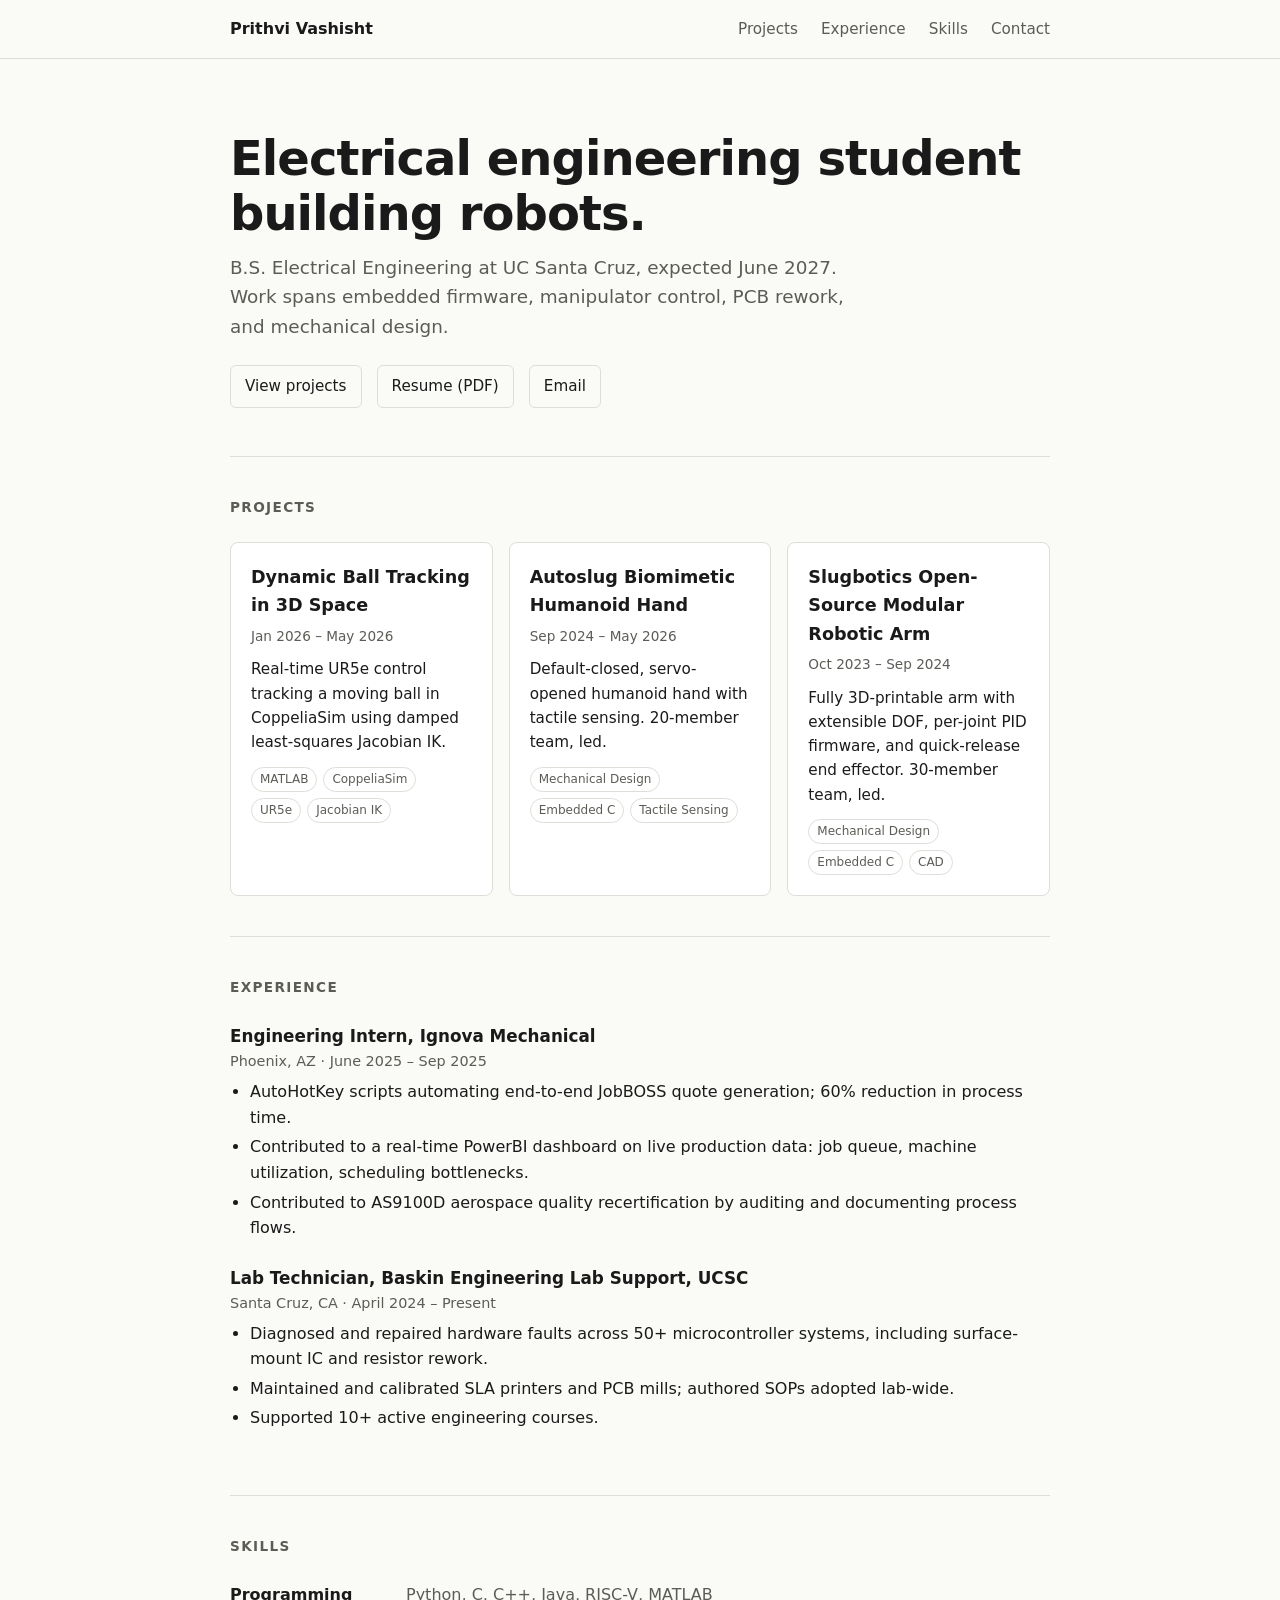
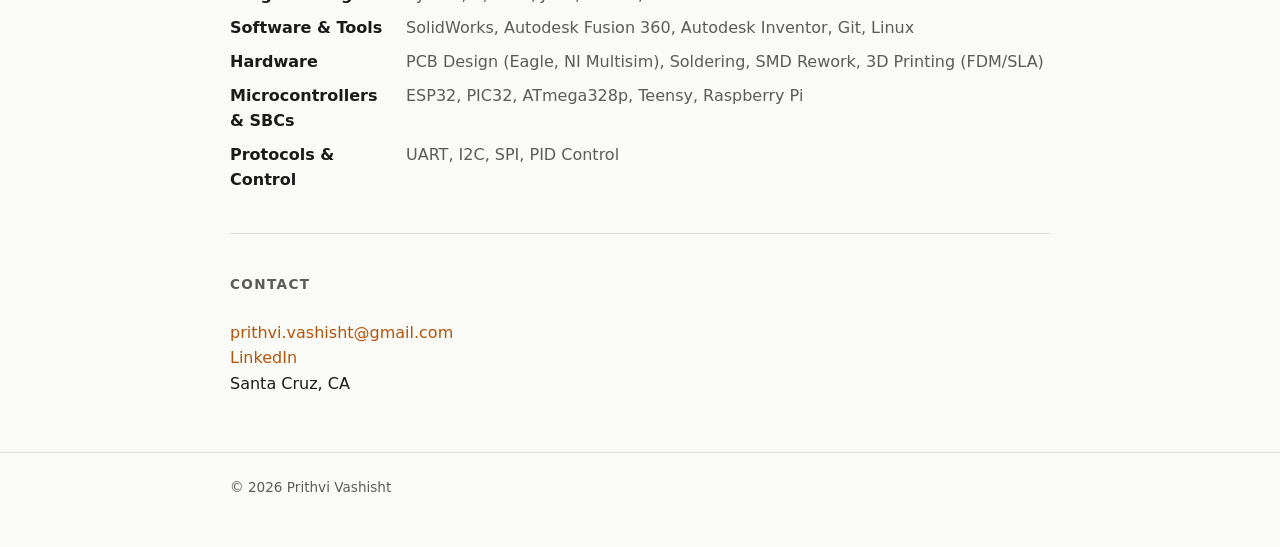
<file: index.html>
<!DOCTYPE html>
<html lang="en">
<head>
  <meta charset="utf-8">
  <meta name="viewport" content="width=device-width, initial-scale=1">
  <title>Prithvi Vashisht | Robotics &amp; Embedded Systems</title>
  <meta name="description" content="Portfolio of Prithvi Vashisht, Electrical Engineering at UC Santa Cruz. Robotics, embedded systems, and control.">
  <link rel="stylesheet" href="style.css">
</head>
<body>

<header class="site">
  <div class="wrap">
    <a class="brand" href="index.html">Prithvi Vashisht</a>
    <nav>
      <a href="#projects">Projects</a>
      <a href="#experience">Experience</a>
      <a href="#skills">Skills</a>
      <a href="#contact">Contact</a>
    </nav>
  </div>
</header>

<main class="wrap">

  <div class="hero">
    <h1>Electrical engineering student building robots.</h1>
    <p class="lede">
      B.S. Electrical Engineering at UC Santa Cruz, expected June 2027.
      Work spans embedded firmware, manipulator control, PCB rework, and mechanical design.
    </p>
    <div class="links">
      <a href="#projects">View projects</a>
      <a href="Prithvi_Vashisht_Resume.pdf">Resume (PDF)</a>
      <a href="mailto:prithvi.vashisht@gmail.com">Email</a>
    </div>
  </div>

  <section id="projects">
    <h2>Projects</h2>
    <div class="cards">

      <a class="card" href="projects/ball-tracking.html">
        <h3>Dynamic Ball Tracking in 3D Space</h3>
        <div class="meta">Jan 2026 &ndash; May 2026</div>
        <p>Real-time UR5e control tracking a moving ball in CoppeliaSim using damped least-squares Jacobian IK.</p>
        <div class="tags">
          <span class="tag">MATLAB</span>
          <span class="tag">CoppeliaSim</span>
          <span class="tag">UR5e</span>
          <span class="tag">Jacobian IK</span>
        </div>
      </a>

      <a class="card" href="projects/autoslug-hand.html">
        <h3>Autoslug Biomimetic Humanoid Hand</h3>
        <div class="meta">Sep 2024 &ndash; May 2026</div>
        <p>Default-closed, servo-opened humanoid hand with tactile sensing. 20-member team, led.</p>
        <div class="tags">
          <span class="tag">Mechanical Design</span>
          <span class="tag">Embedded C</span>
          <span class="tag">Tactile Sensing</span>
        </div>
      </a>

      <a class="card" href="projects/slugbotics-arm.html">
        <h3>Slugbotics Open-Source Modular Robotic Arm</h3>
        <div class="meta">Oct 2023 &ndash; Sep 2024</div>
        <p>Fully 3D-printable arm with extensible DOF, per-joint PID firmware, and quick-release end effector. 30-member team, led.</p>
        <div class="tags">
          <span class="tag">Mechanical Design</span>
          <span class="tag">Embedded C</span>
          <span class="tag">CAD</span>
        </div>
      </a>

    </div>
  </section>

  <section id="experience">
    <h2>Experience</h2>

    <div class="entry">
      <h3>Engineering Intern, Ignova Mechanical</h3>
      <div class="meta">Phoenix, AZ &middot; June 2025 &ndash; Sep 2025</div>
      <ul>
        <li>AutoHotKey scripts automating end-to-end JobBOSS quote generation; 60% reduction in process time.</li>
        <li>Contributed to a real-time PowerBI dashboard on live production data: job queue, machine utilization, scheduling bottlenecks.</li>
        <li>Contributed to AS9100D aerospace quality recertification by auditing and documenting process flows.</li>
      </ul>
    </div>

    <div class="entry">
      <h3>Lab Technician, Baskin Engineering Lab Support, UCSC</h3>
      <div class="meta">Santa Cruz, CA &middot; April 2024 &ndash; Present</div>
      <ul>
        <li>Diagnosed and repaired hardware faults across 50+ microcontroller systems, including surface-mount IC and resistor rework.</li>
        <li>Maintained and calibrated SLA printers and PCB mills; authored SOPs adopted lab-wide.</li>
        <li>Supported 10+ active engineering courses.</li>
      </ul>
    </div>
  </section>

  <section id="skills">
    <h2>Skills</h2>
    <dl class="skills">
      <dt>Programming</dt><dd>Python, C, C++, Java, RISC-V, MATLAB</dd>
      <dt>Software &amp; Tools</dt><dd>SolidWorks, Autodesk Fusion 360, Autodesk Inventor, Git, Linux</dd>
      <dt>Hardware</dt><dd>PCB Design (Eagle, NI Multisim), Soldering, SMD Rework, 3D Printing (FDM/SLA)</dd>
      <dt>Microcontrollers &amp; SBCs</dt><dd>ESP32, PIC32, ATmega328p, Teensy, Raspberry Pi</dd>
      <dt>Protocols &amp; Control</dt><dd>UART, I2C, SPI, PID Control</dd>
    </dl>
  </section>

  <section id="contact">
    <h2>Contact</h2>
    <p>
      <a href="mailto:prithvi.vashisht@gmail.com">prithvi.vashisht@gmail.com</a><br>
      <a href="https://www.linkedin.com/in/prithvi-vashisht">LinkedIn</a><br>
      Santa Cruz, CA
    </p>
  </section>

</main>

<footer class="site">
  <div class="wrap">&copy; 2026 Prithvi Vashisht</div>
</footer>

</body>
</html>
</file>
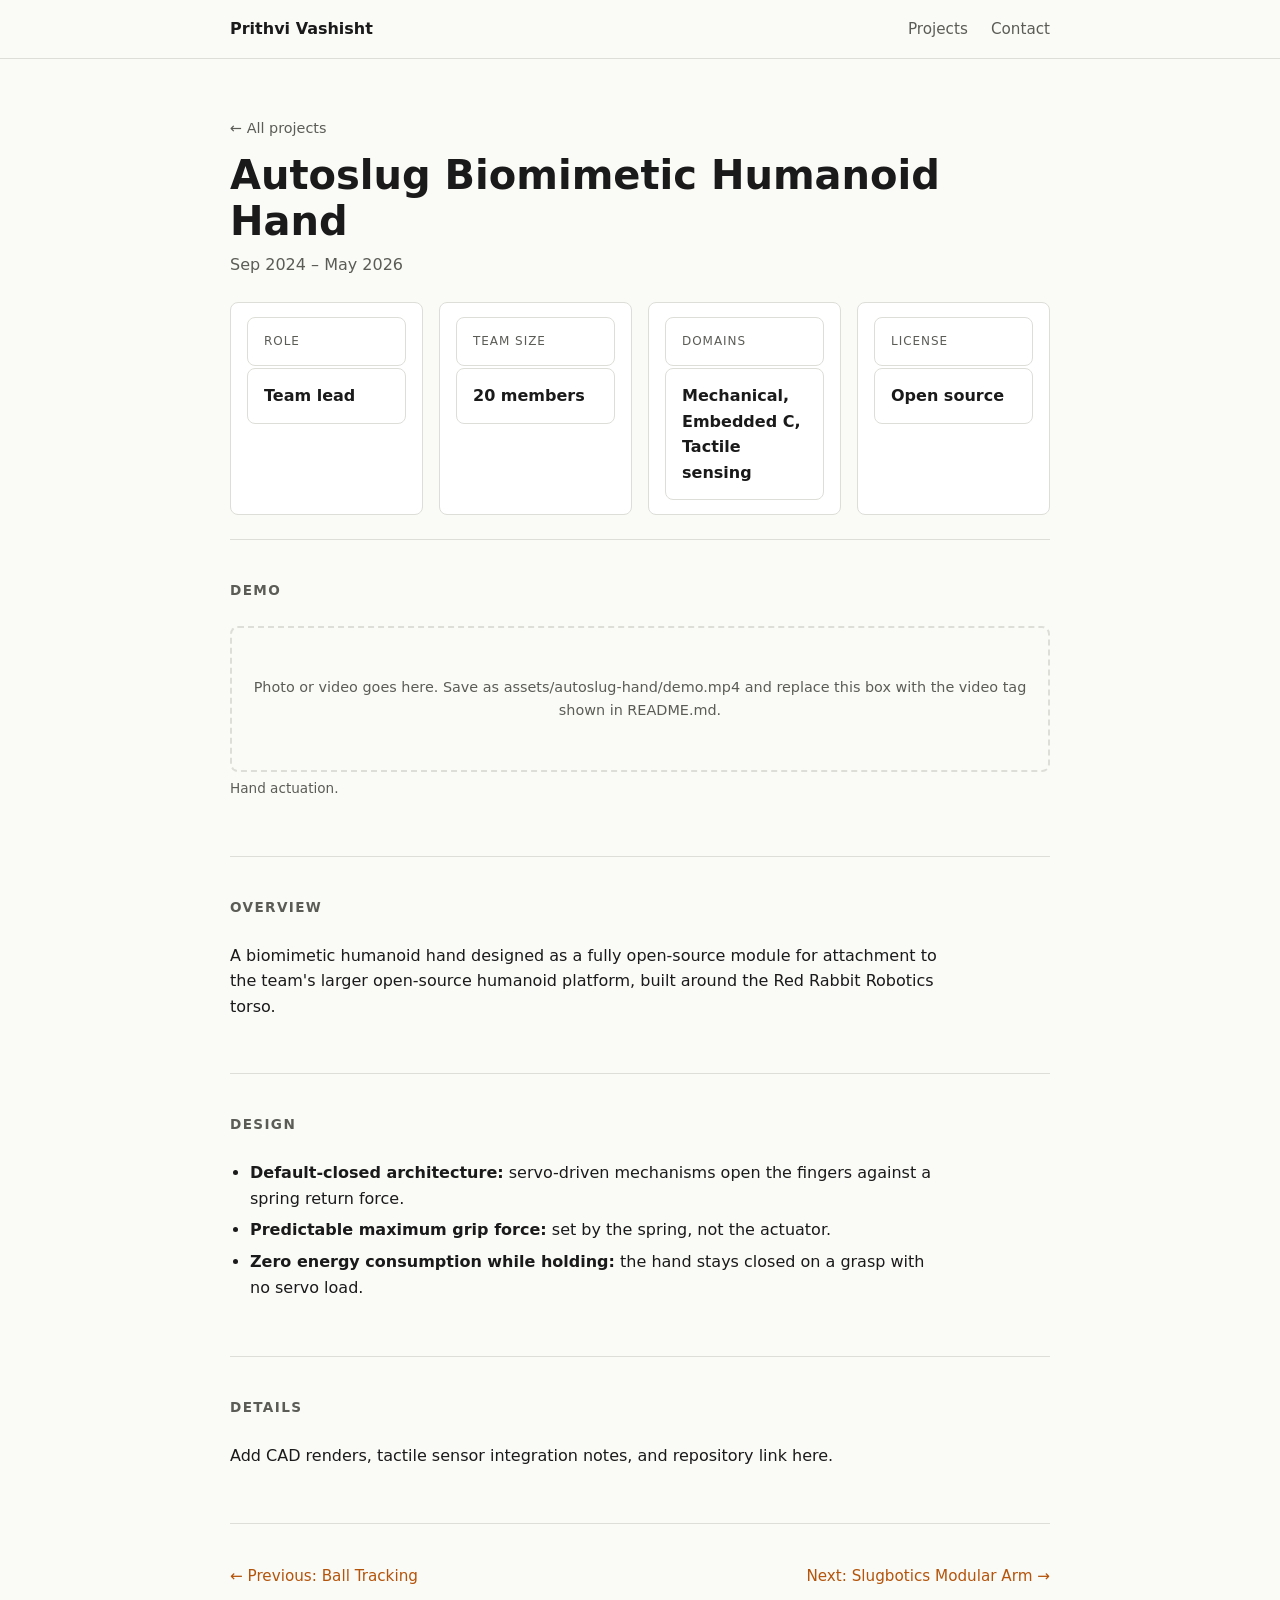
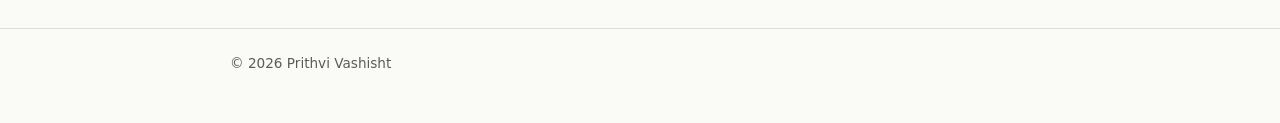
<file: projects/autoslug-hand.html>
<!DOCTYPE html>
<html lang="en">
<head>
  <meta charset="utf-8">
  <meta name="viewport" content="width=device-width, initial-scale=1">
  <title>Autoslug Biomimetic Humanoid Hand | Prithvi Vashisht</title>
  <link rel="stylesheet" href="../style.css">
</head>
<body>

<header class="site">
  <div class="wrap">
    <a class="brand" href="../index.html">Prithvi Vashisht</a>
    <nav>
      <a href="../index.html#projects">Projects</a>
      <a href="../index.html#contact">Contact</a>
    </nav>
  </div>
</header>

<main class="wrap">

  <div class="project-head">
    <a class="back" href="../index.html#projects">&larr; All projects</a>
    <h1>Autoslug Biomimetic Humanoid Hand</h1>
    <div class="meta">Sep 2024 &ndash; May 2026</div>
    <div class="facts">
      <div><div class="label">Role</div><div class="value">Team lead</div></div>
      <div><div class="label">Team size</div><div class="value">20 members</div></div>
      <div><div class="label">Domains</div><div class="value">Mechanical, Embedded C, Tactile sensing</div></div>
      <div><div class="label">License</div><div class="value">Open source</div></div>
    </div>
  </div>

  <section>
    <h2>Demo</h2>
    <figure class="media">
      <div class="slot">Photo or video goes here. Save as assets/autoslug-hand/demo.mp4 and replace this box with the video tag shown in README.md.</div>
      <figcaption>Hand actuation.</figcaption>
    </figure>
  </section>

  <section>
    <h2>Overview</h2>
    <div class="prose">
      <p>
        A biomimetic humanoid hand designed as a fully open-source module for attachment to the team's larger open-source humanoid platform, built around the Red Rabbit Robotics torso.
      </p>
    </div>
  </section>

  <section>
    <h2>Design</h2>
    <div class="prose">
      <ul>
        <li><strong>Default-closed architecture:</strong> servo-driven mechanisms open the fingers against a spring return force.</li>
        <li><strong>Predictable maximum grip force:</strong> set by the spring, not the actuator.</li>
        <li><strong>Zero energy consumption while holding:</strong> the hand stays closed on a grasp with no servo load.</li>
      </ul>
    </div>
  </section>

  <section>
    <h2>Details</h2>
    <div class="prose">
      <p>Add CAD renders, tactile sensor integration notes, and repository link here.</p>
    </div>
  </section>

  <section>
    <div class="pager">
      <a href="ball-tracking.html">&larr; Previous: Ball Tracking</a>
      <a href="slugbotics-arm.html">Next: Slugbotics Modular Arm &rarr;</a>
    </div>
  </section>

</main>

<footer class="site">
  <div class="wrap">&copy; 2026 Prithvi Vashisht</div>
</footer>

</body>
</html>
</file>
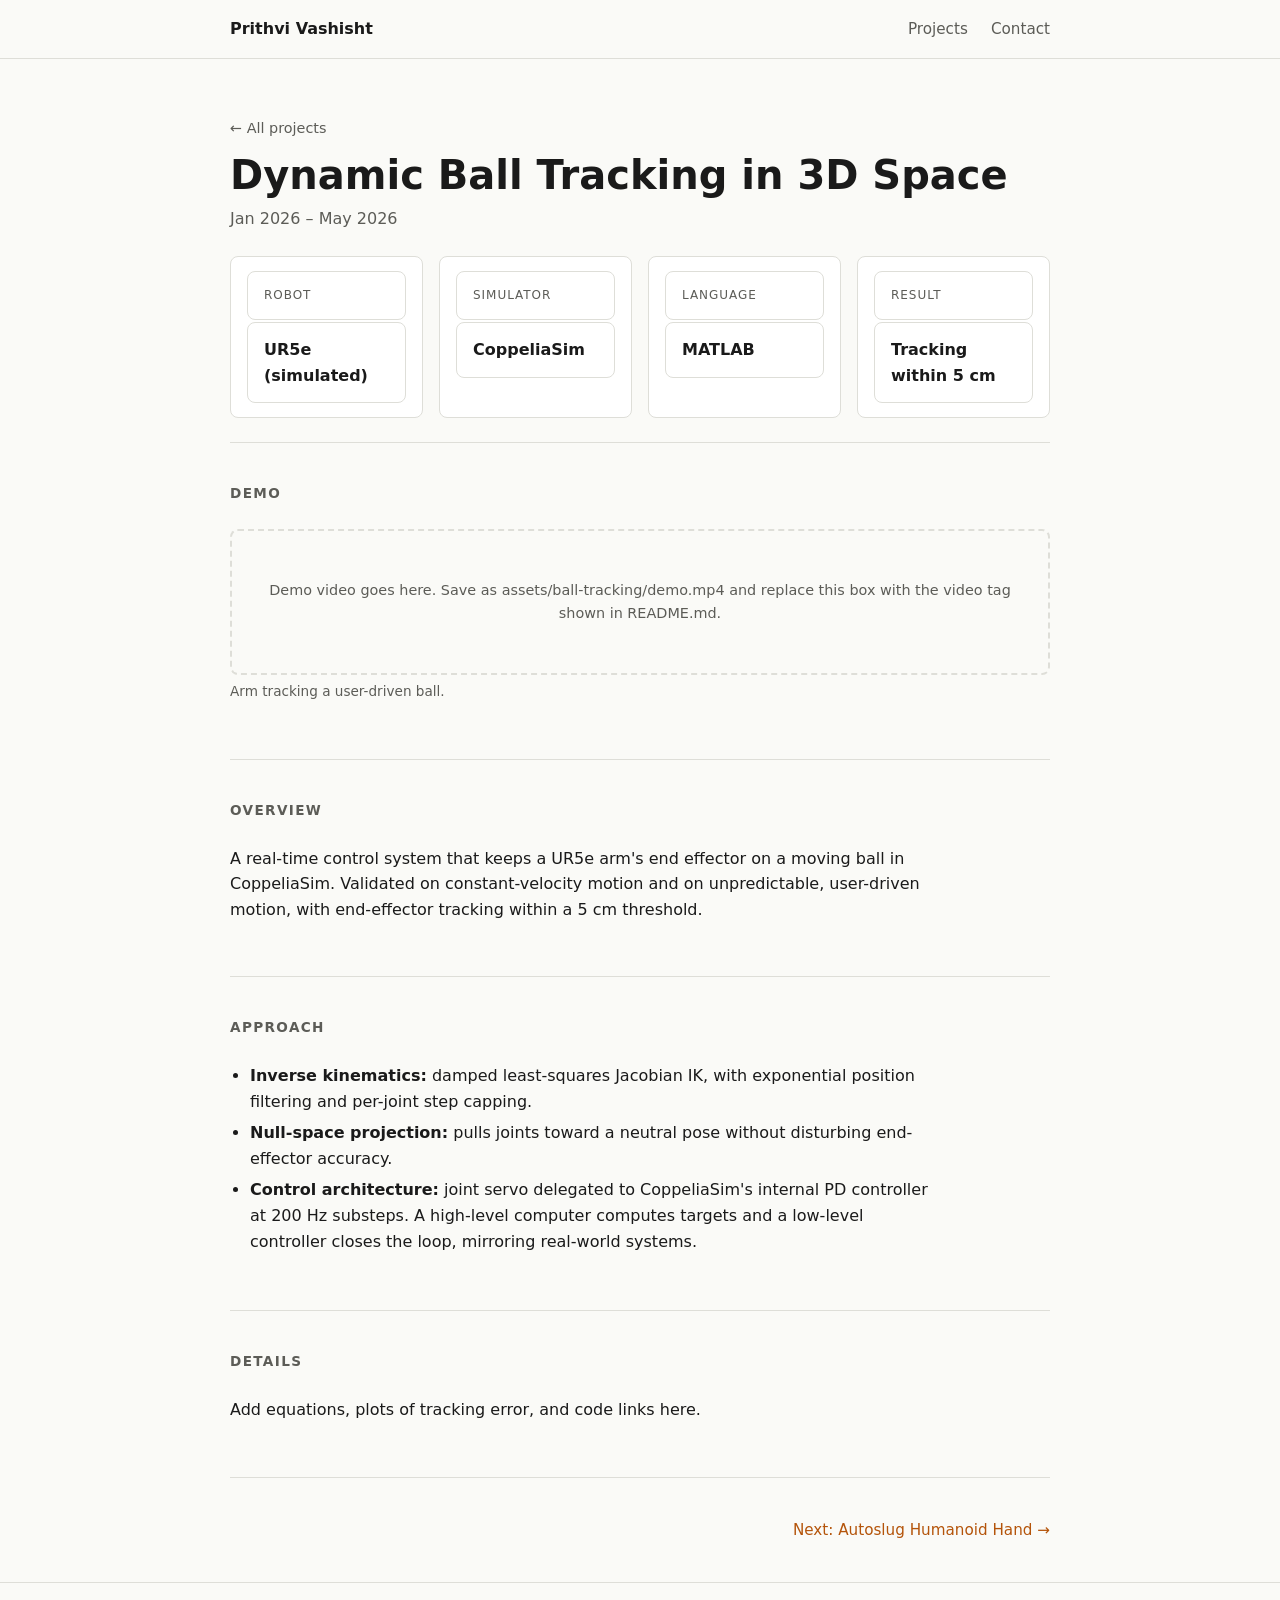
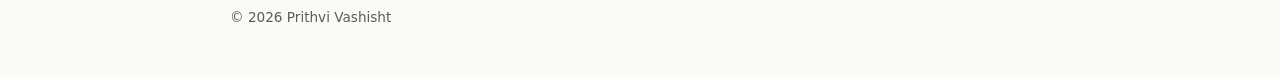
<file: projects/ball-tracking.html>
<!DOCTYPE html>
<html lang="en">
<head>
  <meta charset="utf-8">
  <meta name="viewport" content="width=device-width, initial-scale=1">
  <title>Dynamic Ball Tracking in 3D Space | Prithvi Vashisht</title>
  <link rel="stylesheet" href="../style.css">
</head>
<body>

<header class="site">
  <div class="wrap">
    <a class="brand" href="../index.html">Prithvi Vashisht</a>
    <nav>
      <a href="../index.html#projects">Projects</a>
      <a href="../index.html#contact">Contact</a>
    </nav>
  </div>
</header>

<main class="wrap">

  <div class="project-head">
    <a class="back" href="../index.html#projects">&larr; All projects</a>
    <h1>Dynamic Ball Tracking in 3D Space</h1>
    <div class="meta">Jan 2026 &ndash; May 2026</div>
    <div class="facts">
      <div><div class="label">Robot</div><div class="value">UR5e (simulated)</div></div>
      <div><div class="label">Simulator</div><div class="value">CoppeliaSim</div></div>
      <div><div class="label">Language</div><div class="value">MATLAB</div></div>
      <div><div class="label">Result</div><div class="value">Tracking within 5 cm</div></div>
    </div>
  </div>

  <section>
    <h2>Demo</h2>
    <figure class="media">
      <div class="slot">Demo video goes here. Save as assets/ball-tracking/demo.mp4 and replace this box with the video tag shown in README.md.</div>
      <figcaption>Arm tracking a user-driven ball.</figcaption>
    </figure>
  </section>

  <section>
    <h2>Overview</h2>
    <div class="prose">
      <p>
        A real-time control system that keeps a UR5e arm's end effector on a moving ball in CoppeliaSim.
        Validated on constant-velocity motion and on unpredictable, user-driven motion, with end-effector tracking within a 5 cm threshold.
      </p>
    </div>
  </section>

  <section>
    <h2>Approach</h2>
    <div class="prose">
      <ul>
        <li><strong>Inverse kinematics:</strong> damped least-squares Jacobian IK, with exponential position filtering and per-joint step capping.</li>
        <li><strong>Null-space projection:</strong> pulls joints toward a neutral pose without disturbing end-effector accuracy.</li>
        <li><strong>Control architecture:</strong> joint servo delegated to CoppeliaSim's internal PD controller at 200 Hz substeps. A high-level computer computes targets and a low-level controller closes the loop, mirroring real-world systems.</li>
      </ul>
    </div>
  </section>

  <section>
    <h2>Details</h2>
    <div class="prose">
      <p>Add equations, plots of tracking error, and code links here.</p>
    </div>
  </section>

  <section>
    <div class="pager">
      <span></span>
      <a href="autoslug-hand.html">Next: Autoslug Humanoid Hand &rarr;</a>
    </div>
  </section>

</main>

<footer class="site">
  <div class="wrap">&copy; 2026 Prithvi Vashisht</div>
</footer>

</body>
</html>
</file>
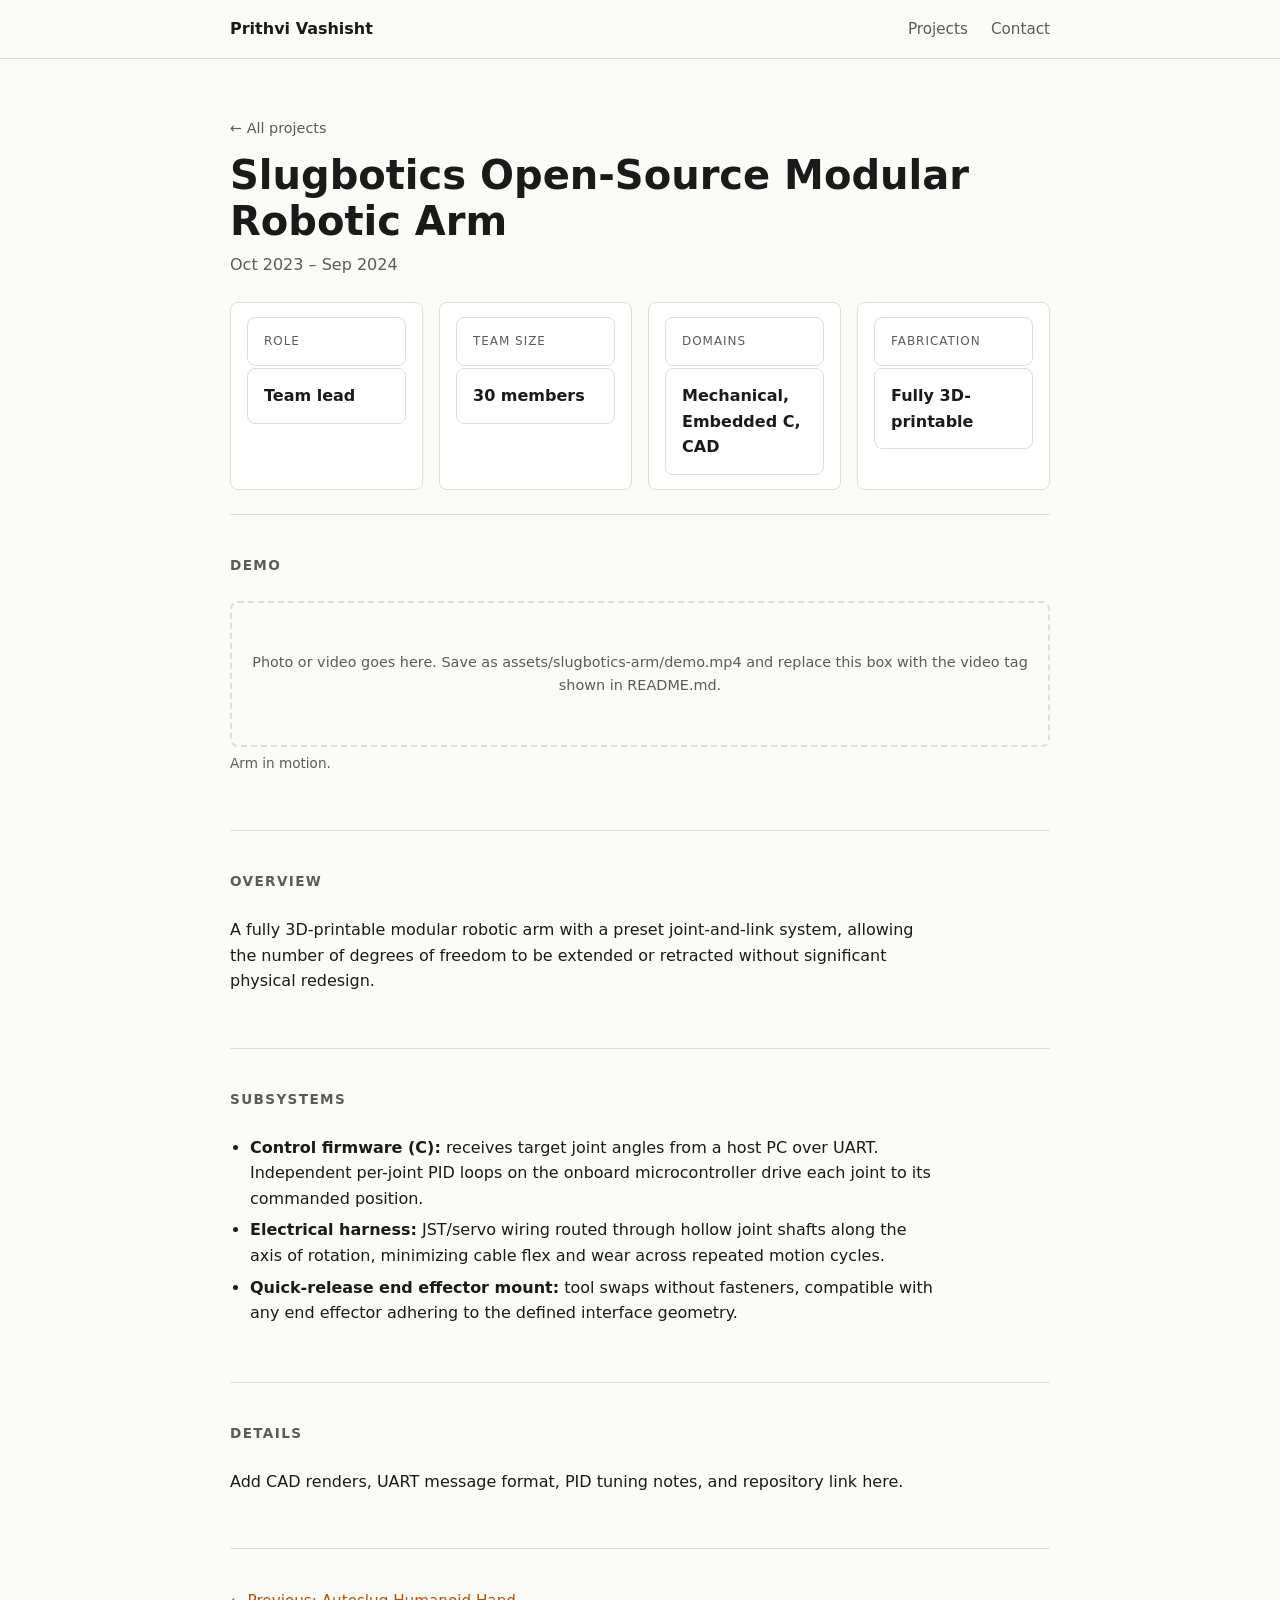
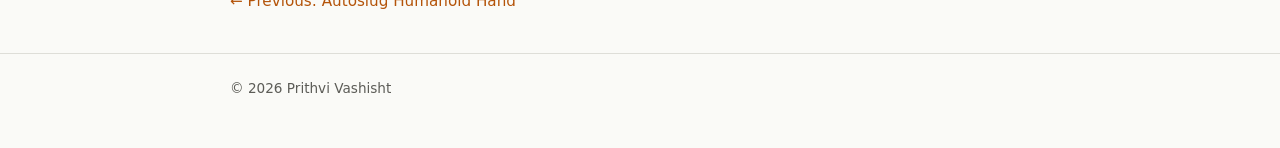
<file: projects/slugbotics-arm.html>
<!DOCTYPE html>
<html lang="en">
<head>
  <meta charset="utf-8">
  <meta name="viewport" content="width=device-width, initial-scale=1">
  <title>Slugbotics Open-Source Modular Robotic Arm | Prithvi Vashisht</title>
  <link rel="stylesheet" href="../style.css">
</head>
<body>

<header class="site">
  <div class="wrap">
    <a class="brand" href="../index.html">Prithvi Vashisht</a>
    <nav>
      <a href="../index.html#projects">Projects</a>
      <a href="../index.html#contact">Contact</a>
    </nav>
  </div>
</header>

<main class="wrap">

  <div class="project-head">
    <a class="back" href="../index.html#projects">&larr; All projects</a>
    <h1>Slugbotics Open-Source Modular Robotic Arm</h1>
    <div class="meta">Oct 2023 &ndash; Sep 2024</div>
    <div class="facts">
      <div><div class="label">Role</div><div class="value">Team lead</div></div>
      <div><div class="label">Team size</div><div class="value">30 members</div></div>
      <div><div class="label">Domains</div><div class="value">Mechanical, Embedded C, CAD</div></div>
      <div><div class="label">Fabrication</div><div class="value">Fully 3D-printable</div></div>
    </div>
  </div>

  <section>
    <h2>Demo</h2>
    <figure class="media">
      <div class="slot">Photo or video goes here. Save as assets/slugbotics-arm/demo.mp4 and replace this box with the video tag shown in README.md.</div>
      <figcaption>Arm in motion.</figcaption>
    </figure>
  </section>

  <section>
    <h2>Overview</h2>
    <div class="prose">
      <p>
        A fully 3D-printable modular robotic arm with a preset joint-and-link system, allowing the number of degrees of freedom to be extended or retracted without significant physical redesign.
      </p>
    </div>
  </section>

  <section>
    <h2>Subsystems</h2>
    <div class="prose">
      <ul>
        <li><strong>Control firmware (C):</strong> receives target joint angles from a host PC over UART. Independent per-joint PID loops on the onboard microcontroller drive each joint to its commanded position.</li>
        <li><strong>Electrical harness:</strong> JST/servo wiring routed through hollow joint shafts along the axis of rotation, minimizing cable flex and wear across repeated motion cycles.</li>
        <li><strong>Quick-release end effector mount:</strong> tool swaps without fasteners, compatible with any end effector adhering to the defined interface geometry.</li>
      </ul>
    </div>
  </section>

  <section>
    <h2>Details</h2>
    <div class="prose">
      <p>Add CAD renders, UART message format, PID tuning notes, and repository link here.</p>
    </div>
  </section>

  <section>
    <div class="pager">
      <a href="autoslug-hand.html">&larr; Previous: Autoslug Humanoid Hand</a>
      <span></span>
    </div>
  </section>

</main>

<footer class="site">
  <div class="wrap">&copy; 2026 Prithvi Vashisht</div>
</footer>

</body>
</html>
</file>
<file: style.css>
:root {
  --bg: #fafaf7;
  --fg: #1a1a1a;
  --muted: #5c5c57;
  --line: #deded8;
  --accent: #b4540a;
  --card: #ffffff;
  --max: 860px;
}

@media (prefers-color-scheme: dark) {
  :root {
    --bg: #141412;
    --fg: #ecece6;
    --muted: #9a9a92;
    --line: #2c2c28;
    --accent: #e8893f;
    --card: #1c1c19;
  }
}

* { box-sizing: border-box; }

html { scroll-behavior: smooth; }

body {
  margin: 0;
  background: var(--bg);
  color: var(--fg);
  font-family: system-ui, -apple-system, "Segoe UI", Roboto, sans-serif;
  line-height: 1.6;
}

a { color: var(--accent); text-decoration: none; }
a:hover { text-decoration: underline; }

.wrap {
  max-width: var(--max);
  margin: 0 auto;
  padding: 0 20px;
}

header.site {
  border-bottom: 1px solid var(--line);
}

header.site .wrap {
  display: flex;
  justify-content: space-between;
  align-items: center;
  padding-top: 16px;
  padding-bottom: 16px;
  gap: 16px;
  flex-wrap: wrap;
}

header.site .brand {
  font-weight: 700;
  color: var(--fg);
}

header.site nav a {
  margin-left: 18px;
  color: var(--muted);
  font-size: 0.95rem;
}

header.site nav a:hover { color: var(--fg); text-decoration: none; }

.hero { padding: 72px 0 48px; }

.hero h1 {
  font-size: clamp(2rem, 5vw, 3rem);
  line-height: 1.15;
  margin: 0 0 12px;
  letter-spacing: -0.02em;
}

.hero p.lede {
  font-size: 1.15rem;
  color: var(--muted);
  max-width: 640px;
  margin: 0 0 24px;
}

.links a {
  display: inline-block;
  margin-right: 10px;
  padding: 8px 14px;
  border: 1px solid var(--line);
  border-radius: 6px;
  color: var(--fg);
  font-size: 0.95rem;
}

.links a:hover { border-color: var(--accent); text-decoration: none; }

section { padding: 40px 0; border-top: 1px solid var(--line); }

section h2 {
  font-size: 0.85rem;
  text-transform: uppercase;
  letter-spacing: 0.1em;
  color: var(--muted);
  margin: 0 0 24px;
}

.cards {
  display: grid;
  grid-template-columns: repeat(auto-fit, minmax(240px, 1fr));
  gap: 16px;
}

.card {
  display: block;
  background: var(--card);
  border: 1px solid var(--line);
  border-radius: 8px;
  padding: 20px;
  color: var(--fg);
  transition: border-color 0.15s, transform 0.15s;
}

.card:hover {
  border-color: var(--accent);
  transform: translateY(-2px);
  text-decoration: none;
}

.card h3 { margin: 0 0 6px; font-size: 1.1rem; }
.card .meta { color: var(--muted); font-size: 0.85rem; margin-bottom: 10px; }
.card p { margin: 0; font-size: 0.95rem; }

.tags { margin-top: 12px; display: flex; flex-wrap: wrap; gap: 6px; }

.tag {
  font-size: 0.75rem;
  padding: 2px 8px;
  border: 1px solid var(--line);
  border-radius: 999px;
  color: var(--muted);
}

.entry { margin-bottom: 24px; }
.entry h3 { margin: 0; font-size: 1.05rem; }
.entry .meta { color: var(--muted); font-size: 0.9rem; margin-bottom: 6px; }
.entry ul { margin: 6px 0 0; padding-left: 20px; }
.entry li { margin-bottom: 4px; }

dl.skills { margin: 0; display: grid; grid-template-columns: 160px 1fr; gap: 8px 16px; }
dl.skills dt { font-weight: 600; }
dl.skills dd { margin: 0; color: var(--muted); }

@media (max-width: 560px) {
  dl.skills { grid-template-columns: 1fr; gap: 2px; }
  dl.skills dd { margin-bottom: 10px; }
}

footer.site {
  border-top: 1px solid var(--line);
  padding: 24px 0 48px;
  color: var(--muted);
  font-size: 0.85rem;
}

/* Project pages */

.project-head { padding: 56px 0 24px; }
.project-head .back { font-size: 0.9rem; color: var(--muted); }
.project-head h1 { font-size: clamp(1.8rem, 4.5vw, 2.5rem); margin: 12px 0 8px; line-height: 1.15; }
.project-head .meta { color: var(--muted); }

.facts {
  display: grid;
  grid-template-columns: repeat(auto-fit, minmax(180px, 1fr));
  gap: 16px;
  margin-top: 24px;
}

.facts div {
  background: var(--card);
  border: 1px solid var(--line);
  border-radius: 8px;
  padding: 14px 16px;
}

.facts .label {
  font-size: 0.75rem;
  text-transform: uppercase;
  letter-spacing: 0.08em;
  color: var(--muted);
}

.facts .value { font-weight: 600; margin-top: 2px; }

.prose p { margin: 0 0 14px; max-width: 70ch; }
.prose ul { padding-left: 20px; max-width: 70ch; }
.prose li { margin-bottom: 6px; }

figure.media {
  margin: 0 0 16px;
}

figure.media .slot {
  border: 2px dashed var(--line);
  border-radius: 8px;
  padding: 48px 20px;
  text-align: center;
  color: var(--muted);
  font-size: 0.9rem;
}

figure.media img,
figure.media video {
  width: 100%;
  border-radius: 8px;
  border: 1px solid var(--line);
  display: block;
}

figure.media figcaption {
  font-size: 0.85rem;
  color: var(--muted);
  margin-top: 6px;
}

.pager {
  display: flex;
  justify-content: space-between;
  gap: 16px;
  flex-wrap: wrap;
  font-size: 0.95rem;
}
</file>
